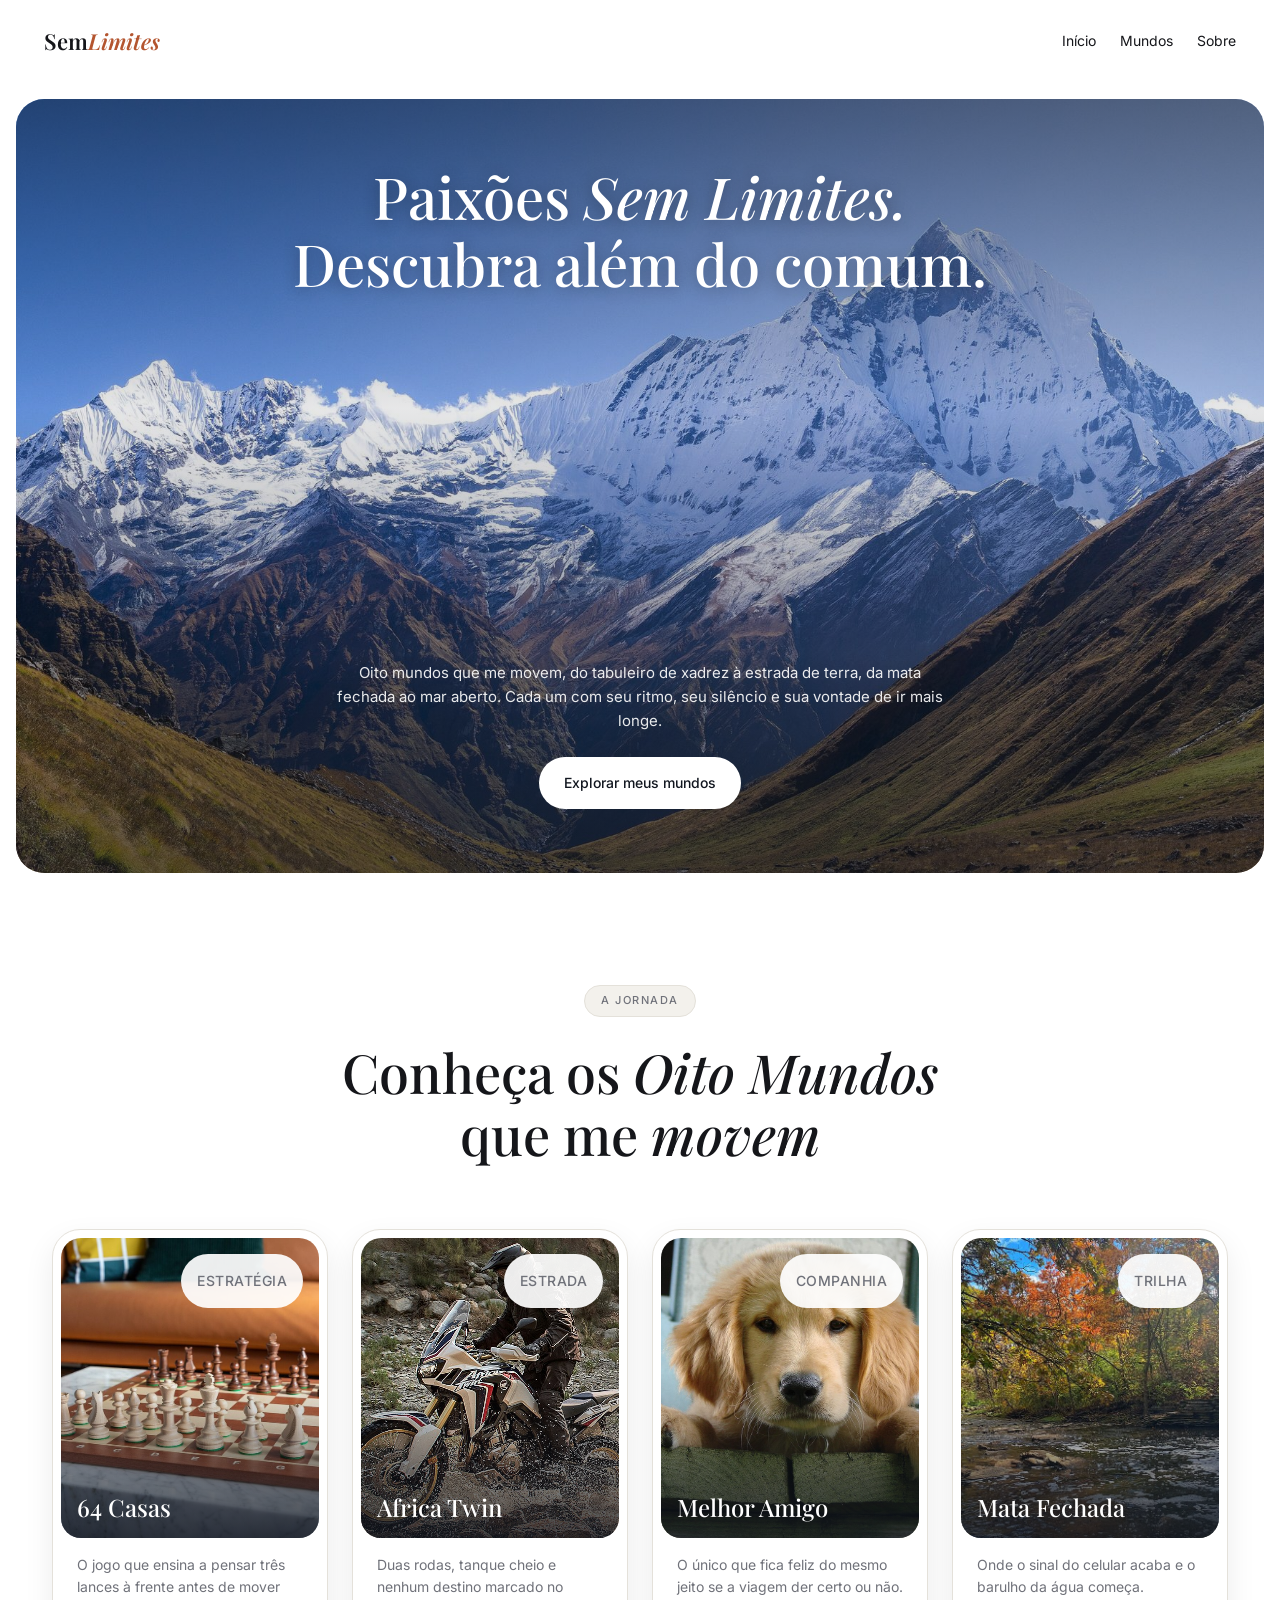
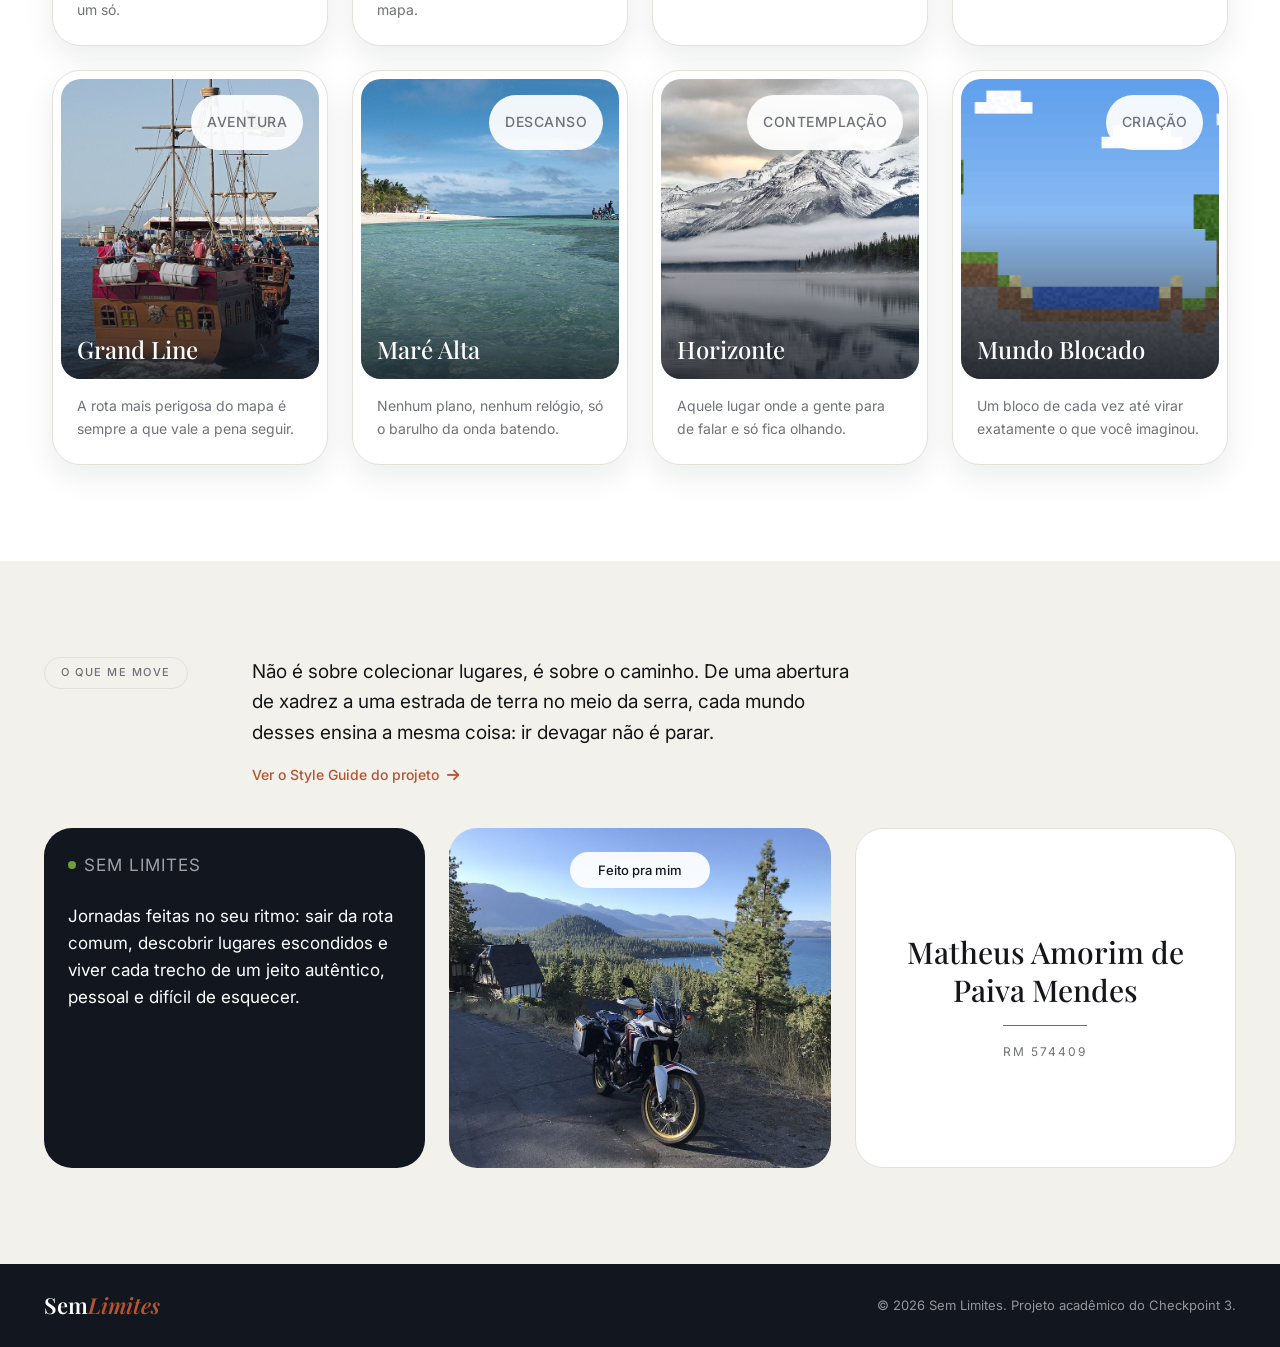
<file: index.html>
<!DOCTYPE html>
<html lang="pt-br">

<head>
    <meta charset="UTF-8">
    <meta name="viewport" content="width=device-width, initial-scale=1.0">
    <title>Sem Limites</title>
    <link rel="stylesheet" href="https://cdnjs.cloudflare.com/ajax/libs/font-awesome/6.5.2/css/all.min.css">
   <link rel="stylesheet" href="css/style.css">
</head>

<body>
    <header class="menu">
        <div class="container">
            <a href="#inicio" class="logo">Sem<em>Limites</em></a>
            <nav>
                <a href="#inicio">Início</a>
                <a href="#mundos">Mundos</a>
                <a href="#sobre">Sobre</a>
            </nav>
        </div>
    </header>

    <section class="hero" id="inicio">
        <div class="banner">
            <img src="imagens/hero-montanha.jpg" alt="Montanha nevada ao amanhecer">
            <div class="banner-txt">
                <h1>Paixões <em>Sem Limites.</em><br>Descubra além do comum.</h1>
                <div class="banner-base">
                    <p>Oito mundos que me movem, do tabuleiro de xadrez à estrada de terra, da mata fechada ao mar aberto. Cada um com seu ritmo, seu silêncio e sua vontade de ir mais longe.</p>
                    <a href="#mundos" class="btn">Explorar meus mundos</a>
                </div>
            </div>
        </div>
    </section>

    <section class="mundos" id="mundos">
        <div class="container">
            <div class="topo">
                <p class="tag">A jornada</p>
                <h2>Conheça os <em>Oito Mundos</em><br>que me <em>movem</em></h2>
            </div>

            <div class="cards">
                <div class="card">
                    <div class="card-foto">
                        <img src="imagens/xadrez.jpg" alt="Tabuleiro de xadrez">
                        <p class="card-tag">Estratégia</p>
                        <h3>64 Casas</h3>
                    </div>
                    <p>O jogo que ensina a pensar três lances à frente antes de mover um só.</p>
                </div>

                <div class="card">
                    <div class="card-foto">
                        <img src="imagens/moto-trail.jpg" alt="Africa Twin passando na lama">
                        <p class="card-tag">Estrada</p>
                        <h3>Africa Twin</h3>
                    </div>
                    <p>Duas rodas, tanque cheio e nenhum destino marcado no mapa.</p>
                </div>

                <div class="card">
                    <div class="card-foto">
                        <img src="imagens/cachorro.jpg" alt="Filhote de golden retriever">
                        <p class="card-tag">Companhia</p>
                        <h3>Melhor Amigo</h3>
                    </div>
                    <p>O único que fica feliz do mesmo jeito se a viagem der certo ou não.</p>
                </div>

                <div class="card">
                    <div class="card-foto">
                        <img src="imagens/natureza.jpg" alt="Riacho no meio da mata">
                        <p class="card-tag">Trilha</p>
                        <h3>Mata Fechada</h3>
                    </div>
                    <p>Onde o sinal do celular acaba e o barulho da água começa.</p>
                </div>

                <div class="card">
                    <div class="card-foto">
                        <img src="imagens/one-piece.jpg" alt="Navio pirata no mar">
                        <p class="card-tag">Aventura</p>
                        <h3>Grand Line</h3>
                    </div>
                    <p>A rota mais perigosa do mapa é sempre a que vale a pena seguir.</p>
                </div>

                <div class="card">
                    <div class="card-foto">
                        <img src="imagens/praia.jpg" alt="Praia de água turquesa">
                        <p class="card-tag">Descanso</p>
                        <h3>Maré Alta</h3>
                    </div>
                    <p>Nenhum plano, nenhum relógio, só o barulho da onda batendo.</p>
                </div>

                <div class="card">
                    <div class="card-foto">
                        <img src="imagens/paisagem.jpg" alt="Montanhas nevadas refletidas no lago">
                        <p class="card-tag">Contemplação</p>
                        <h3>Horizonte</h3>
                    </div>
                    <p>Aquele lugar onde a gente para de falar e só fica olhando.</p>
                </div>

                <div class="card">
                    <div class="card-foto">
                        <img src="imagens/minecraft.png" alt="Paisagem em pixel art feita de blocos">
                        <p class="card-tag">Criação</p>
                        <h3>Mundo Blocado</h3>
                    </div>
                    <p>Um bloco de cada vez até virar exatamente o que você imaginou.</p>
                </div>
            </div>
        </div>
    </section>

    <section class="sobre" id="sobre">
        <div class="container">
            <div class="sobre-topo">
                <p class="tag">O que me move</p>
                <div class="sobre-txt">
                    <p>Não é sobre colecionar lugares, é sobre o caminho. De uma abertura de xadrez a uma estrada de terra no meio da serra, cada mundo desses ensina a mesma coisa: ir devagar não é parar.</p>
                    <a href="style-guide.html" class="link">
                        Ver o Style Guide do projeto
                        <i class="fa-solid fa-arrow-right"></i>
                    </a>
                </div>
            </div>

            <div class="blocos">
                <div class="bloco escuro">
                    <div class="marca">
                        <div class="ponto"></div>
                        <p>sem limites</p>
                    </div>
                    <p>Jornadas feitas no seu ritmo: sair da rota comum, descobrir lugares escondidos e viver cada trecho de um jeito autêntico, pessoal e difícil de esquecer.</p>
                </div>

                <div class="bloco foto">
                    <img src="imagens/sobre-moto.jpg" alt="Moto parada na beira do lago">
                    <p class="selo">Feito pra mim</p>
                </div>

                <div class="bloco nome">
                    <h3>Matheus Amorim de Paiva Mendes</h3>
                    <p class="rm">RM 574409</p>
                </div>
            </div>
        </div>
    </section>

    <footer class="rodape">
        <div class="container">
            <a href="#inicio" class="logo">Sem<em>Limites</em></a>
            <p>&copy; 2026 Sem Limites. Projeto acadêmico do Checkpoint 3.</p>
        </div>
    </footer>
</body>

</html>
</file>
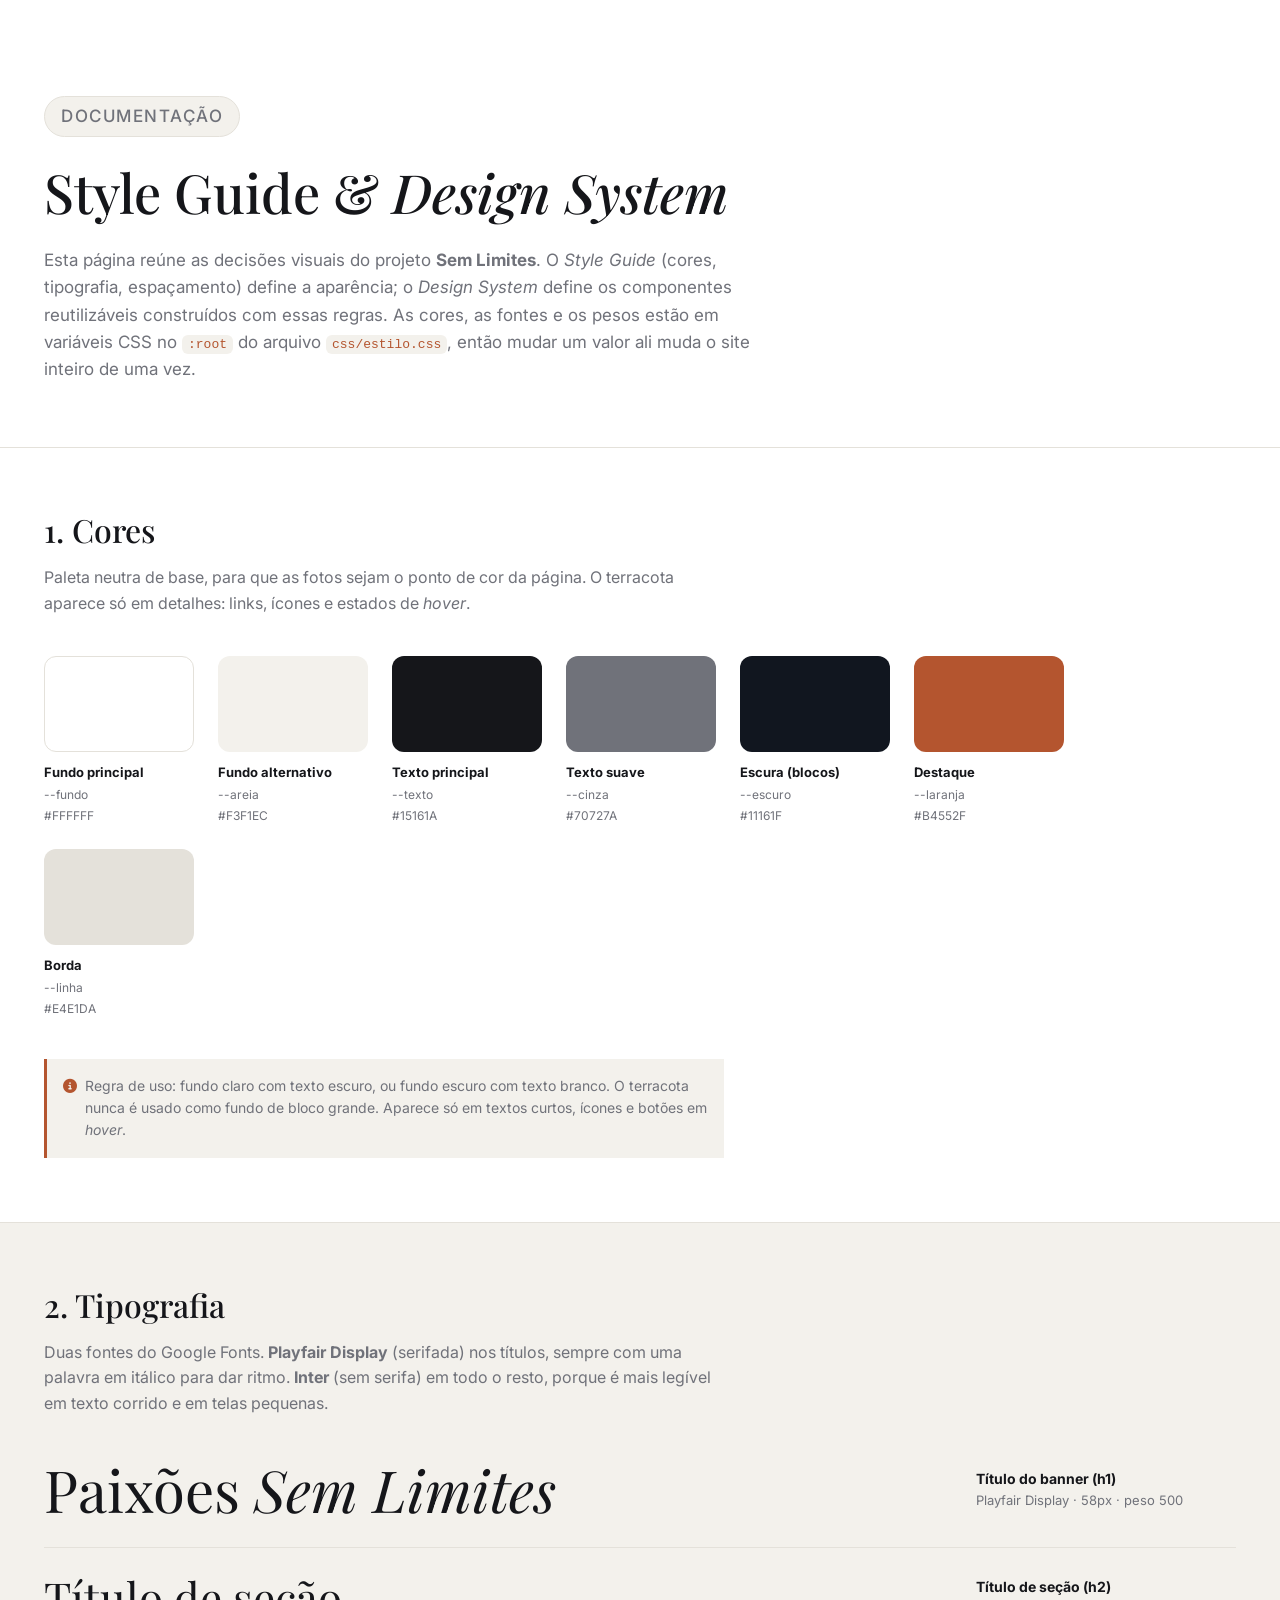
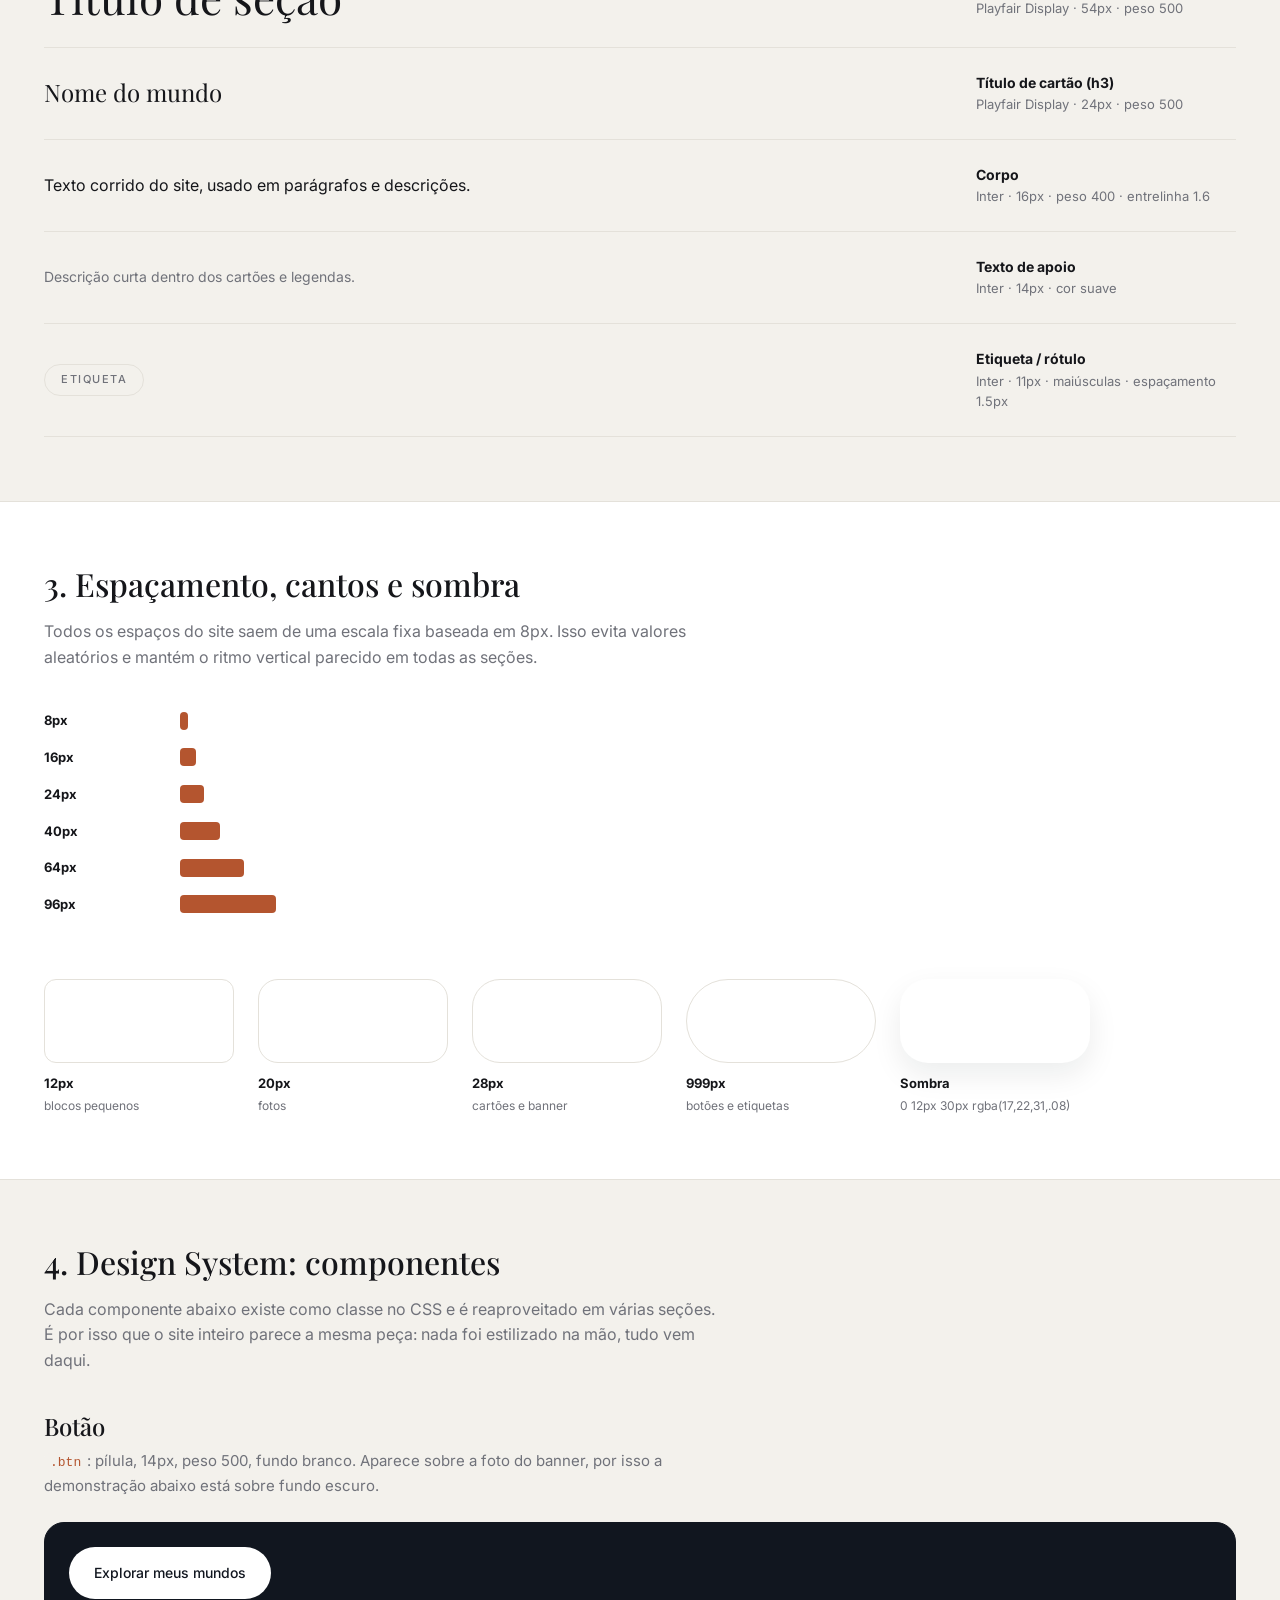
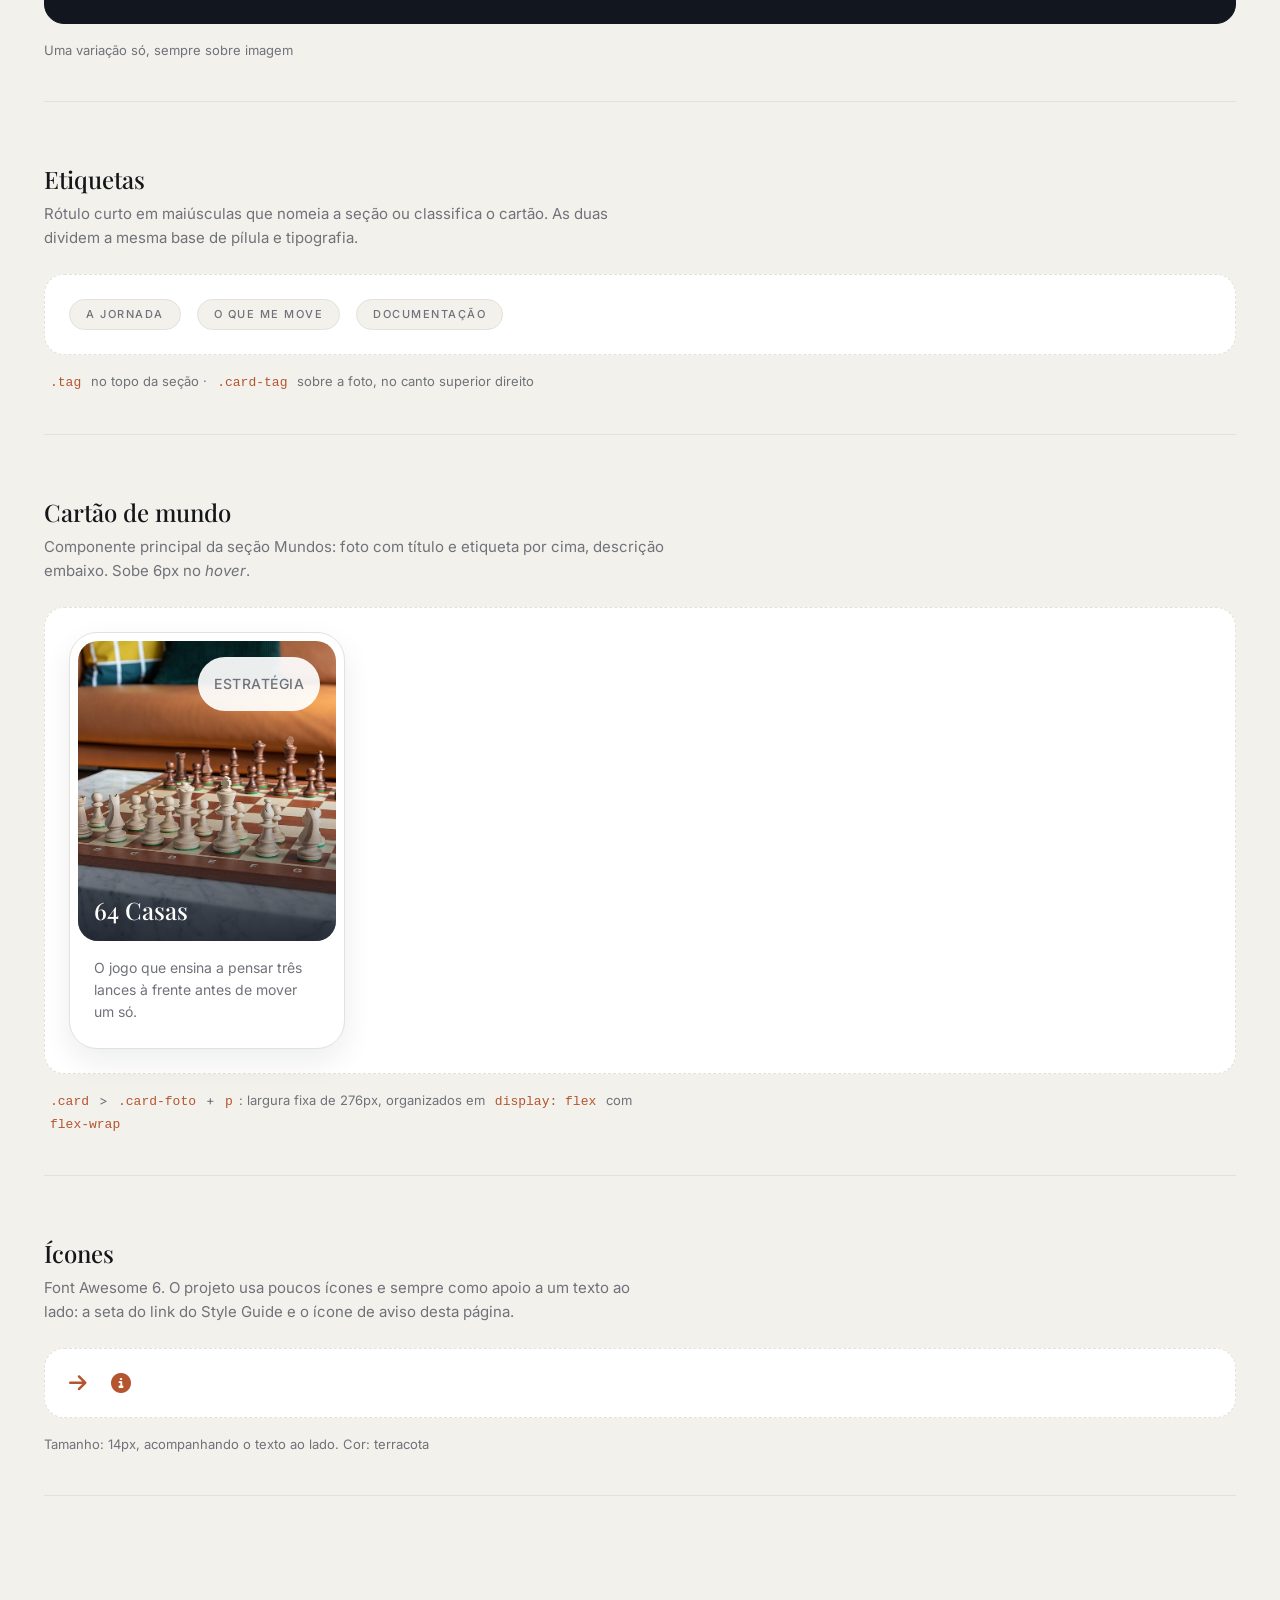
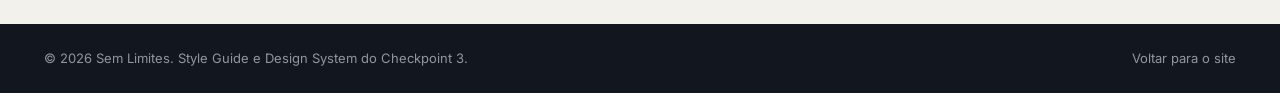
<file: style-guide.html>
<!DOCTYPE html>
<html lang="pt-br">

<head>
    <meta charset="UTF-8">
    <meta name="viewport" content="width=device-width, initial-scale=1.0">
    <title>Style Guide e Design System | Sem Limites</title>
    <link rel="stylesheet" href="https://cdnjs.cloudflare.com/ajax/libs/font-awesome/6.5.2/css/all.min.css">
    <link rel="stylesheet" href="css/style.css">
    <link rel="stylesheet" href="css/style-guide.css">
</head>

<body>

    <section class="abertura">
        <div class="container">
            <p class="tag">Documentação</p>
            <h1>Style Guide &amp; <em>Design System</em></h1>
            <p>Esta página reúne as decisões visuais do projeto <strong>Sem Limites</strong>. O <em>Style Guide</em> (cores, tipografia, espaçamento) define a aparência; o <em>Design System</em> define os componentes reutilizáveis construídos com essas regras. As cores, as fontes e os pesos estão em variáveis CSS no <code>:root</code> do arquivo <code>css/estilo.css</code>, então mudar um valor ali muda o site inteiro de uma vez.</p>
        </div>
    </section>

    <section class="sec" id="cores">
        <div class="container">
            <h2>1. Cores</h2>
            <p class="intro">Paleta neutra de base, para que as fotos sejam o ponto de cor da página. O terracota aparece só em detalhes: links, ícones e estados de <em>hover</em>.</p>

            <div class="cores">
                <div class="cor">
                    <div class="fundo"></div>
                    <strong>Fundo principal</strong>
                    <p>--fundo</p>
                    <p>#FFFFFF</p>
                </div>
                <div class="cor">
                    <div class="areia"></div>
                    <strong>Fundo alternativo</strong>
                    <p>--areia</p>
                    <p>#F3F1EC</p>
                </div>
                <div class="cor">
                    <div class="texto"></div>
                    <strong>Texto principal</strong>
                    <p>--texto</p>
                    <p>#15161A</p>
                </div>
                <div class="cor">
                    <div class="cinza"></div>
                    <strong>Texto suave</strong>
                    <p>--cinza</p>
                    <p>#70727A</p>
                </div>
                <div class="cor">
                    <div class="escuro"></div>
                    <strong>Escura (blocos)</strong>
                    <p>--escuro</p>
                    <p>#11161F</p>
                </div>
                <div class="cor">
                    <div class="laranja"></div>
                    <strong>Destaque</strong>
                    <p>--laranja</p>
                    <p>#B4552F</p>
                </div>
                <div class="cor">
                    <div class="linha"></div>
                    <strong>Borda</strong>
                    <p>--linha</p>
                    <p>#E4E1DA</p>
                </div>
            </div>

            <div class="aviso">
                <i class="fa-solid fa-circle-info"></i>
                <p>Regra de uso: fundo claro com texto escuro, ou fundo escuro com texto branco. O terracota nunca é usado como fundo de bloco grande. Aparece só em textos curtos, ícones e botões em <em>hover</em>.</p>
            </div>
        </div>
    </section>

    <section class="sec cinza" id="tipografia">
        <div class="container">
            <h2>2. Tipografia</h2>
            <p class="intro">Duas fontes do Google Fonts. <strong>Playfair Display</strong> (serifada) nos títulos, sempre com uma palavra em itálico para dar ritmo. <strong>Inter</strong> (sem serifa) em todo o resto, porque é mais legível em texto corrido e em telas pequenas.</p>

            <div class="tipos">
                <div class="tipo">
                    <div class="ex h1">Paixões <em>Sem Limites</em></div>
                    <div class="info">
                        <strong>Título do banner (h1)</strong>
                        <p>Playfair Display · 58px · peso 500</p>
                    </div>
                </div>
                <div class="tipo">
                    <div class="ex h2">Título de seção</div>
                    <div class="info">
                        <strong>Título de seção (h2)</strong>
                        <p>Playfair Display · 54px · peso 500</p>
                    </div>
                </div>
                <div class="tipo">
                    <div class="ex h3">Nome do mundo</div>
                    <div class="info">
                        <strong>Título de cartão (h3)</strong>
                        <p>Playfair Display · 24px · peso 500</p>
                    </div>
                </div>
                <div class="tipo">
                    <div class="ex corpo">Texto corrido do site, usado em parágrafos e descrições.</div>
                    <div class="info">
                        <strong>Corpo</strong>
                        <p>Inter · 16px · peso 400 · entrelinha 1.6</p>
                    </div>
                </div>
                <div class="tipo">
                    <div class="ex apoio">Descrição curta dentro dos cartões e legendas.</div>
                    <div class="info">
                        <strong>Texto de apoio</strong>
                        <p>Inter · 14px · cor suave</p>
                    </div>
                </div>
                <div class="tipo">
                    <div class="ex"><p class="tag">Etiqueta</p></div>
                    <div class="info">
                        <strong>Etiqueta / rótulo</strong>
                        <p>Inter · 11px · maiúsculas · espaçamento 1.5px</p>
                    </div>
                </div>
            </div>
        </div>
    </section>

    <section class="sec" id="espacamento">
        <div class="container">
            <h2>3. Espaçamento, cantos e sombra</h2>
            <p class="intro">Todos os espaços do site saem de uma escala fixa baseada em 8px. Isso evita valores aleatórios e mantém o ritmo vertical parecido em todas as seções.</p>

            <div class="espacos">
                <div class="espaco">
                    <strong>8px</strong>
                    <div class="barra e1"></div>
                </div>
                <div class="espaco">
                    <strong>16px</strong>
                    <div class="barra e2"></div>
                </div>
                <div class="espaco">
                    <strong>24px</strong>
                    <div class="barra e3"></div>
                </div>
                <div class="espaco">
                    <strong>40px</strong>
                    <div class="barra e4"></div>
                </div>
                <div class="espaco">
                    <strong>64px</strong>
                    <div class="barra e5"></div>
                </div>
                <div class="espaco">
                    <strong>96px</strong>
                    <div class="barra e6"></div>
                </div>
            </div>

            <div class="cantos">
                <div class="canto">
                    <div class="caixa r1"></div>
                    <strong>12px</strong>
                    <p>blocos pequenos</p>
                </div>
                <div class="canto">
                    <div class="caixa r2"></div>
                    <strong>20px</strong>
                    <p>fotos</p>
                </div>
                <div class="canto">
                    <div class="caixa r3"></div>
                    <strong>28px</strong>
                    <p>cartões e banner</p>
                </div>
                <div class="canto">
                    <div class="caixa pill"></div>
                    <strong>999px</strong>
                    <p>botões e etiquetas</p>
                </div>
                <div class="canto">
                    <div class="caixa sombra"></div>
                    <strong>Sombra</strong>
                    <p>0 12px 30px rgba(17,22,31,.08)</p>
                </div>
            </div>
        </div>
    </section>

    <section class="sec cinza" id="design-system">
        <div class="container">
            <h2>4. Design System: componentes</h2>
            <p class="intro">Cada componente abaixo existe como classe no CSS e é reaproveitado em várias seções. É por isso que o site inteiro parece a mesma peça: nada foi estilizado na mão, tudo vem daqui.</p>

            <div class="comp">
                <h3>Botão</h3>
                <p class="txt"><code>.btn</code>: pílula, 14px, peso 500, fundo branco. Aparece sobre a foto do banner, por isso a demonstração abaixo está sobre fundo escuro.</p>
                <div class="demo escuro">
                    <a href="#" class="btn">Explorar meus mundos</a>
                </div>
                <p class="uso">Uma variação só, sempre sobre imagem</p>
            </div>

            <div class="comp">
                <h3>Etiquetas</h3>
                <p class="txt">Rótulo curto em maiúsculas que nomeia a seção ou classifica o cartão. As duas dividem a mesma base de pílula e tipografia.</p>
                <div class="demo">
                    <p class="tag">A jornada</p>
                    <p class="tag">O que me move</p>
                    <p class="tag">Documentação</p>
                </div>
                <p class="uso"><code>.tag</code> no topo da seção · <code>.card-tag</code> sobre a foto, no canto superior direito</p>
            </div>

            <div class="comp">
                <h3>Cartão de mundo</h3>
                <p class="txt">Componente principal da seção Mundos: foto com título e etiqueta por cima, descrição embaixo. Sobe 6px no <em>hover</em>.</p>
                <div class="demo">
                    <div class="card">
                        <div class="card-foto">
                            <img src="imagens/xadrez.jpg" alt="Tabuleiro de xadrez">
                            <p class="card-tag">Estratégia</p>
                            <h3>64 Casas</h3>
                        </div>
                        <p>O jogo que ensina a pensar três lances à frente antes de mover um só.</p>
                    </div>
                </div>
                <p class="uso"><code>.card</code> &gt; <code>.card-foto</code> + <code>p</code>: largura fixa de 276px, organizados em <code>display: flex</code> com <code>flex-wrap</code></p>
            </div>

            <div class="comp">
                <h3>Ícones</h3>
                <p class="txt">Font Awesome 6. O projeto usa poucos ícones e sempre como apoio a um texto ao lado: a seta do link do Style Guide e o ícone de aviso desta página.</p>
                <div class="demo icones">
                    <i class="fa-solid fa-arrow-right"></i>
                    <i class="fa-solid fa-circle-info"></i>
                </div>
                <p class="uso">Tamanho: 14px, acompanhando o texto ao lado. Cor: terracota</p>
            </div>

        </div>
    </section>

    <footer class="rodape">
        <div class="container">
            <p>&copy; 2026 Sem Limites. Style Guide e Design System do Checkpoint 3.</p>
            <p><a href="index.html">Voltar para o site</a></p>
        </div>
    </footer>

</body>

</html>
</file>
<file: css/style.css>
@import url('https://fonts.googleapis.com/css2?family=Inter:wght@400;500;600&family=Playfair+Display:ital,wght@0,400;0,500;0,600;1,400;1,500&display=swap');

:root {
    --serif: "Playfair Display", Georgia, serif;
    --sans: "Inter", Arial, sans-serif;

    --regular: 400;
    --medium: 500;
    --bold: 600;

    --fundo: #ffffff;
    --areia: #f3f1ec;
    --texto: #15161a;
    --cinza: #70727a;
    --escuro: #11161f;
    --laranja: #b4552f;
    --linha: #e4e1da;
}

html {
    scroll-behavior: smooth;
}

* {
    margin: 0;
    padding: 0;
    box-sizing: border-box;
}

body {
    background-color: var(--fundo);
    color: var(--texto);
    font-family: var(--sans);
    font-size: 16px;
    line-height: 1.6;
    font-weight: var(--regular);
}

img {
    display: block;
    max-width: 100%;
}

a {
    color: inherit;
    text-decoration: none;
}

h1,
h2,
h3 {
    font-family: var(--serif);
    font-weight: var(--medium);
    line-height: 1.15;
}

em {
    font-style: italic;
}

.container {
    max-width: 1240px;
    margin: 0 auto;
    padding: 0 24px;
}

.banner img,
.card-foto img,
.bloco.foto img {
    width: 100%;
    height: 100%;
    object-fit: cover;
}

.btn {
    display: inline-block;
    padding: 15px 25px;
    border-radius: 999px;
    background-color: var(--fundo);
    color: var(--escuro);
    font-size: 14px;
    font-weight: var(--medium);
}

.btn:hover {
    background-color: var(--areia);
}

.tag,
.card-tag {
    border-radius: 999px;
    font-size: 11px;
    font-weight: var(--medium);
    text-transform: uppercase;
}

.tag {
    display: inline-block;
    padding: 6px 16px;
    border: 1px solid var(--linha);
    background-color: var(--areia);
    color: var(--cinza);
    letter-spacing: 1.5px;
}

.card-tag,
.selo {
    position: absolute;
    z-index: 2;
    background-color: rgba(255, 255, 255, .92);
    color: var(--escuro);
}

.card-tag {
    top: 16px;
    right: 16px;
    padding: 5px 12px;
    letter-spacing: .5px;
}

.menu {
    padding: 24px 0;
}

.menu .container {
    display: flex;
    flex-wrap: wrap;
    align-items: center;
    justify-content: space-between;
    gap: 16px;
}

.menu nav {
    display: flex;
    gap: 24px;
    font-size: 14px;
}

.menu nav a:hover {
    color: var(--laranja);
}

.hero {
    padding: 16px;
}

.banner {
    position: relative;
    height: 86vh;
    min-height: 560px;
    overflow: hidden;
    border-radius: 28px;
}

.banner-txt {
    position: absolute;
    top: 0;
    left: 0;
    width: 100%;
    height: 100%;
    display: flex;
    flex-direction: column;
    justify-content: space-between;
    align-items: center;
    gap: 24px;
    padding: 64px 24px;
    background: linear-gradient(to bottom,
            rgba(17, 22, 31, .55) 0%,
            rgba(17, 22, 31, .1) 40%,
            rgba(17, 22, 31, .65) 100%);
    color: var(--fundo);
    text-align: center;
}

.banner-txt h1 {
    max-width: 820px;
    font-size: 58px;
    text-shadow: 0 2px 16px rgba(0, 0, 0, .3);
}

.banner-base {
    display: flex;
    flex-direction: column;
    align-items: center;
    gap: 24px;
}

.banner-base p {
    max-width: 620px;
    color: rgba(255, 255, 255, .9);
    font-size: 15px;
}

.mundos,
.sobre {
    padding: 96px 0;
}

.topo {
    display: flex;
    flex-direction: column;
    align-items: center;
    gap: 24px;
    margin-bottom: 64px;
    text-align: center;
}

.topo h2 {
    font-size: 54px;
}

.cards {
    display: flex;
    flex-wrap: wrap;
    justify-content: center;
    gap: 24px;
}

.card {
    display: flex;
    flex-direction: column;
    width: 276px;
    padding: 8px;
    border: 1px solid var(--linha);
    border-radius: 28px;
    background-color: var(--fundo);
    box-shadow: 0 12px 30px rgba(17, 22, 31, .08);
}

.card:hover {
    transform: translateY(-6px);
    box-shadow: 0 18px 40px rgba(17, 22, 31, .14);
}

.card p {
    flex-grow: 1;
    padding: 16px;
    color: var(--cinza);
    font-size: 14px;
}

.card-foto {
    position: relative;
    height: 300px;
    overflow: hidden;
    border-radius: 20px;
}

.card-foto::after {
    content: "";
    position: absolute;
    bottom: 0;
    left: 0;
    width: 100%;
    height: 55%;
    background: linear-gradient(to top, rgba(17, 22, 31, .8), transparent);
}

.card-foto h3 {
    position: absolute;
    left: 16px;
    bottom: 16px;
    z-index: 2;
    color: var(--fundo);
    font-size: 24px;
}

.sobre {
    background-color: var(--areia);
}

.sobre-topo {
    display: flex;
    align-items: flex-start;
    gap: 64px;
    margin-bottom: 40px;
}

.sobre-txt {
    max-width: 620px;
}

.sobre-txt p {
    font-size: 19px;
}

.link {
    display: inline-flex;
    align-items: center;
    gap: 8px;
    margin-top: 16px;
    color: var(--laranja);
    font-size: 14px;
    font-weight: var(--medium);
}

.link:hover {
    text-decoration: underline;
}

.blocos {
    display: flex;
    flex-wrap: wrap;
    gap: 24px;
}

.bloco {
    flex: 1 1 300px;
    min-height: 340px;
    border-radius: 28px;
}

.bloco.escuro {
    display: flex;
    flex-direction: column;
    gap: 24px;
    padding: 24px;
    background-color: var(--escuro);
    color: var(--fundo);
}

.bloco.escuro p {
    font-size: 17px;
}

.marca {
    display: flex;
    align-items: center;
    gap: 8px;
    color: rgba(255, 255, 255, .6);
    font-size: 12px;
    letter-spacing: 1px;
    text-transform: uppercase;
}

.ponto {
    width: 8px;
    height: 8px;
    border-radius: 50%;
    background-color: #6da03c;
}

.bloco.foto {
    position: relative;
    overflow: hidden;
}

.selo {
    top: 24px;
    left: 50%;
    width: 140px;
    margin-left: -70px;
    padding: 8px 0;
    border-radius: 999px;
    font-size: 13px;
    font-weight: var(--medium);
    text-align: center;
}

.bloco.nome {
    display: flex;
    flex-direction: column;
    align-items: center;
    justify-content: center;
    gap: 16px;
    padding: 40px 24px;
    border: 1px solid var(--linha);
    background-color: var(--fundo);
    text-align: center;
}

.bloco.nome h3 {
    font-size: 30px;
    line-height: 1.25;
}

.rm {
    padding-top: 16px;
    border-top: 1px solid var(--laranja);
    color: var(--cinza);
    font-size: 12px;
    letter-spacing: 2px;
    text-transform: uppercase;
}

.rodape {
    padding: 24px 0;
    background-color: var(--escuro);
    color: rgba(255, 255, 255, .55);
}

.rodape .container {
    display: flex;
    flex-wrap: wrap;
    align-items: center;
    justify-content: space-between;
    gap: 16px;
    font-size: 13px;
}

.logo {
    color: var(--texto);
    font-family: var(--serif);
    font-size: 22px;
    font-weight: var(--bold);
}

.logo em {
    color: var(--laranja);
}

.rodape .logo {
    color: var(--fundo);
}

@media (max-width: 900px) {
    .banner-txt h1 {
        font-size: 40px;
    }

    .topo h2 {
        font-size: 38px;
    }

    .sobre-topo {
        flex-direction: column;
        gap: 24px;
    }

    .mundos,
    .sobre {
        padding: 64px 0;
    }
}

@media (max-width: 600px) {
    .banner {
        height: auto;
        min-height: 520px;
    }

    .banner-txt h1 {
        font-size: 32px;
    }

    .card {
        width: 100%;
    }
}
</file>
<file: css/style-guide.css>
.abertura {
    padding: 96px 0 64px;
}

.abertura h1 {
    margin: 24px 0;
    font-size: 54px;
}

.abertura p {
    max-width: 720px;
    color: var(--cinza);
    font-size: 17px;
}

code {
    padding: 2px 6px;
    border-radius: 6px;
    background-color: var(--areia);
    color: var(--laranja);
    font-family: "Courier New", monospace;
    font-size: 13px;
}

.sec {
    padding: 64px 0;
    border-top: 1px solid var(--linha);
}

.sec.cinza {
    background-color: var(--areia);
}

.sec h2 {
    font-size: 32px;
}

.intro {
    max-width: 680px;
    margin: 16px 0 40px;
    color: var(--cinza);
}

.aviso {
    display: flex;
    align-items: flex-start;
    gap: 8px;
    max-width: 680px;
    margin-top: 40px;
    padding: 16px;
    border-left: 3px solid var(--laranja);
    background-color: var(--areia);
    color: var(--cinza);
    font-size: 14px;
}

.aviso i {
    margin-top: 4px;
    color: var(--laranja);
}

.cores {
    display: flex;
    flex-wrap: wrap;
    gap: 24px;
}

.cor {
    display: flex;
    flex-direction: column;
    gap: 2px;
    width: 150px;
    color: var(--cinza);
    font-size: 12px;
}

.cor strong {
    margin-top: 8px;
    font-size: 13px;
    color: var(--texto);
}

.cor div {
    height: 96px;
    border-radius: 12px;
}

.cor .fundo {
    border: 1px solid var(--linha);
    background-color: var(--fundo);
}

.cor .areia {
    background-color: var(--areia);
}

.cor .texto {
    background-color: var(--texto);
}

.cor .cinza {
    background-color: var(--cinza);
}

.cor .escuro {
    background-color: var(--escuro);
}

.cor .laranja {
    background-color: var(--laranja);
}

.cor .linha {
    background-color: var(--linha);
}

.tipos {
    display: flex;
    flex-direction: column;
    gap: 24px;
}

.tipo {
    display: flex;
    flex-wrap: wrap;
    align-items: center;
    gap: 24px;
    padding-bottom: 24px;
    border-bottom: 1px solid var(--linha);
}

.ex {
    flex: 1 1 420px;
}

.ex.h1,
.ex.h2,
.ex.h3 {
    font-family: var(--serif);
    line-height: 1.15;
}

.ex.h1 {
    font-size: 58px;
}

.ex.h2 {
    font-size: 44px;
}

.ex.h3 {
    font-size: 24px;
}

.ex.corpo {
    font-size: 16px;
}

.ex.apoio {
    font-size: 14px;
    color: var(--cinza);
}

.info {
    display: flex;
    flex-direction: column;
    flex: 0 0 260px;
    font-size: 13px;
    color: var(--cinza);
}

.info strong {
    font-size: 14px;
    color: var(--texto);
}

.espacos {
    display: flex;
    flex-direction: column;
    gap: 16px;
    margin-bottom: 64px;
}

.espaco {
    display: flex;
    align-items: center;
    gap: 16px;
    font-size: 13px;
    color: var(--cinza);
}

.espaco strong {
    width: 120px;
    font-size: 13px;
    color: var(--texto);
}

.barra {
    height: 18px;
    border-radius: 4px;
    background-color: var(--laranja);
}

.barra.e1 {
    width: 8px;
}

.barra.e2 {
    width: 16px;
}

.barra.e3 {
    width: 24px;
}

.barra.e4 {
    width: 40px;
}

.barra.e5 {
    width: 64px;
}

.barra.e6 {
    width: 96px;
}

.cantos {
    display: flex;
    flex-wrap: wrap;
    gap: 24px;
}

.canto {
    display: flex;
    flex-direction: column;
    gap: 2px;
    width: 190px;
    color: var(--cinza);
    font-size: 12px;
}

.canto strong {
    margin-top: 8px;
    font-size: 13px;
    color: var(--texto);
}

.caixa {
    height: 84px;
    border: 1px solid var(--linha);
    background-color: var(--fundo);
}

.caixa.r1 {
    border-radius: 12px;
}

.caixa.r2 {
    border-radius: 20px;
}

.caixa.r3 {
    border-radius: 28px;
}

.caixa.pill {
    border-radius: 999px;
}

.caixa.sombra {
    border-color: transparent;
    border-radius: 28px;
    box-shadow: 0 12px 30px rgba(17, 22, 31, .08);
}

.comp {
    margin-bottom: 64px;
    padding-bottom: 40px;
    border-bottom: 1px solid var(--linha);
}

.comp h3 {
    font-size: 24px;
}

.comp .txt,
.comp .uso {
    max-width: 620px;
    color: var(--cinza);
}

.comp .txt {
    margin: 8px 0 24px;
    font-size: 15px;
}

.comp .uso {
    margin-top: 16px;
    font-size: 13px;
}

.demo {
    display: flex;
    flex-wrap: wrap;
    align-items: center;
    gap: 16px;
    padding: 24px;
    border: 1px dashed var(--linha);
    border-radius: 20px;
    background-color: var(--fundo);
}

.demo.escuro {
    border-style: solid;
    border-color: var(--escuro);
    background-color: var(--escuro);
}

.demo.icones {
    gap: 24px;
    font-size: 20px;
    color: var(--laranja);
}

@media (max-width: 900px) {
    .abertura h1 {
        font-size: 38px;
    }

    .sec h2 {
        font-size: 26px;
    }

    .ex.h1 {
        font-size: 36px;
    }

    .ex.h2 {
        font-size: 30px;
    }

    .info {
        flex-basis: 100%;
    }
}
</file>
